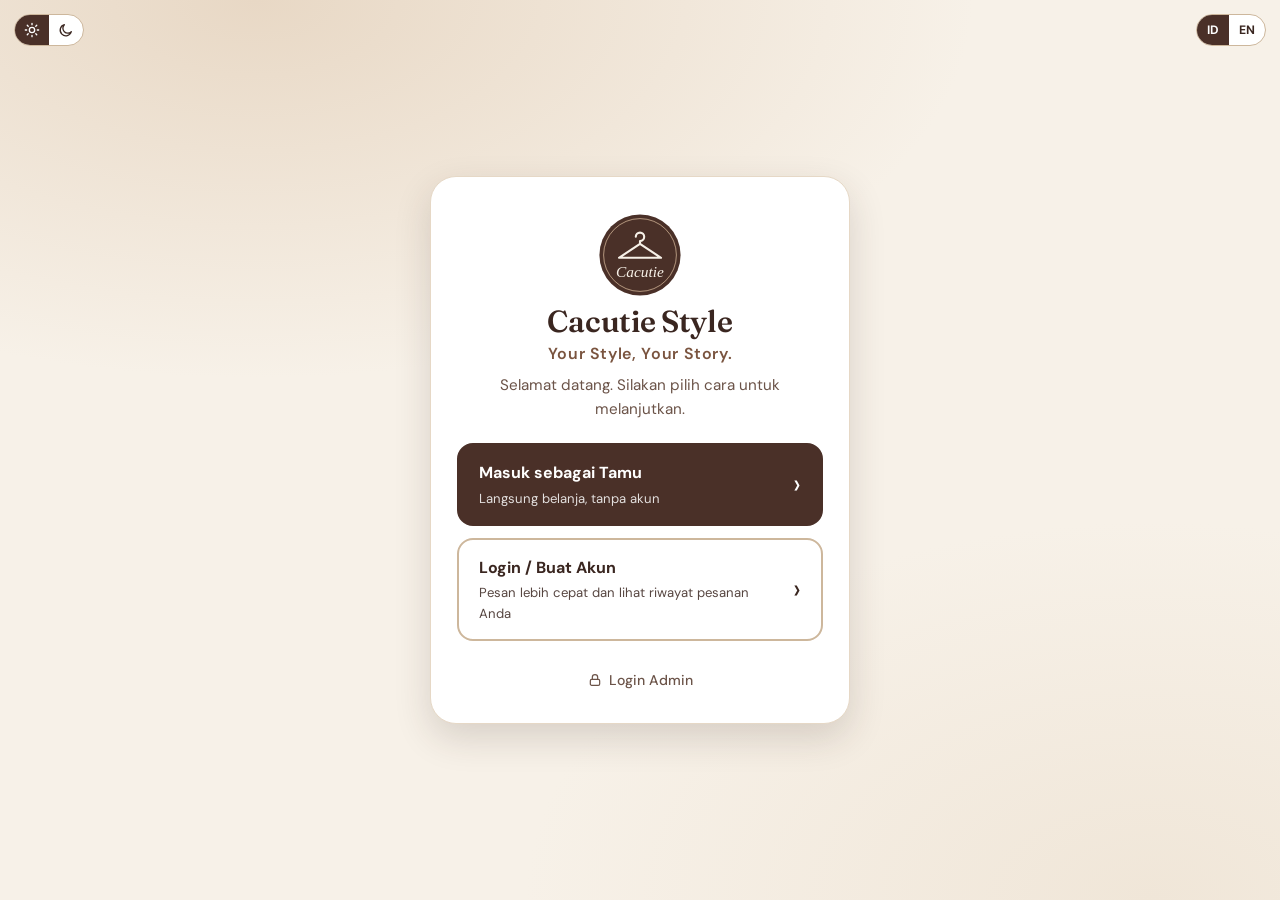
<file: index.html>
<!DOCTYPE html>
<html lang="id">
<head>
<meta charset="utf-8">
<meta name="viewport" content="width=device-width, initial-scale=1">
<meta name="color-scheme" content="light dark">
<script>(function(){try{var t=localStorage.getItem("cs_theme");if(!t)t=(window.matchMedia&&matchMedia("(prefers-color-scheme: dark)").matches)?"dark":"light";document.documentElement.setAttribute("data-theme",t)}catch(e){}})();</script>
<title>Cacutie Style | Your Style, Your Story.</title>
<meta name="description" content="Cacutie Style: toko fashion online untuk wanita, pria, dan aksesori.">
<link rel="icon" href="assets/logo.svg" type="image/svg+xml">
<link rel="preconnect" href="https://fonts.googleapis.com">
<link rel="preconnect" href="https://fonts.gstatic.com" crossorigin>
<link href="https://fonts.googleapis.com/css2?family=DM+Sans:wght@400;500;700&family=Fraunces:wght@600&display=swap" rel="stylesheet">
<link rel="stylesheet" href="style.css">
</head>
<body>
<button class="skip" id="skip" type="button" data-i18n="skip">Lewati ke konten</button>

<!-- 1) GERBANG: tiga pilihan saat tautan dibuka -->
<section id="gate" class="gate" aria-labelledby="gTitle">
  <div class="lang gatelang" role="group" aria-label="Language / Bahasa"><button type="button" data-l="id">ID</button><button type="button" data-l="en">EN</button></div>
  <div class="themesw gatetheme" role="group" data-i18n-aria="theme.label"><button type="button" data-theme-set="light" aria-pressed="false" data-i18n-aria="theme.light"><svg viewBox="0 0 24 24" aria-hidden="true"><circle cx="12" cy="12" r="4"/><path d="M12 2v2M12 20v2M2 12h2M20 12h2M4.9 4.9l1.4 1.4M17.7 17.7l1.4 1.4M4.9 19.1l1.4-1.4M17.7 6.3l1.4-1.4"/></svg></button><button type="button" data-theme-set="dark" aria-pressed="false" data-i18n-aria="theme.dark"><svg viewBox="0 0 24 24" aria-hidden="true"><path d="M20 14.5A8.5 8.5 0 119.5 4a7 7 0 0010.5 10.5z"/></svg></button></div>
  <div class="gcard">
    <img src="assets/logo.svg" width="84" height="84" alt="Logo Cacutie Style">
    <h1 id="gTitle">Cacutie Style</h1>
    <p class="gslogan">Your Style, Your Story.</p>
    <p class="gwelcome" data-i18n="gate.welcome">Selamat datang! Pilih cara untuk melanjutkan.</p>
    <button class="gbtn" id="gGuest" type="button"><span><b data-i18n="gate.guest">Masuk sebagai Tamu</b><small data-i18n="gate.guest.d">Langsung belanja, tanpa akun</small></span><span class="arr" aria-hidden="true">&rsaquo;</span></button>
    <button class="gbtn alt" id="gAcct" type="button"><span><b data-i18n="gate.acct">Login / Buat Akun</b><small id="gAcctSub"></small></span><span class="arr" aria-hidden="true">&rsaquo;</span></button>
    <button class="gadmin" id="gAdmin" type="button"><svg viewBox="0 0 24 24" aria-hidden="true"><rect x="5" y="11" width="14" height="9" rx="2"/><path d="M8 11V8a4 4 0 018 0v3"/></svg><span data-i18n="gate.admin.link">Login Admin</span></button>
  </div>
</section>

<!-- 2) TOKO PELANGGAN -->
<div id="shop" hidden>
<div class="annc" id="annc" hidden></div>
<header class="top">
  <div class="wrap">
    <div class="bar">
      <button class="icon-btn burger" id="btnMenu" type="button" data-i18n-aria="nav.open" aria-expanded="false" aria-controls="nav">
        <svg viewBox="0 0 24 24" aria-hidden="true"><path d="M4 7h16M4 12h16M4 17h16"/></svg>
      </button>
      <a class="logo" href="#/" data-i18n-aria="nav.home.aria"><img src="assets/logo.svg" alt=""><span class="lt">Cacutie Style<small>Your Style, Your Story.</small></span></a>
      <form class="hsearch" id="searchForm" role="search">
        <label class="sr" for="q" data-i18n="search.label">Cari produk</label>
        <input id="q" type="search" data-i18n-ph="search.ph" autocomplete="off">
        <button class="sbtn" type="submit" data-i18n-aria="search.btn"><svg viewBox="0 0 24 24" aria-hidden="true"><circle cx="11" cy="11" r="7"/><path d="M20 20l-3.5-3.5"/></svg></button>
      </form>
      <div class="actions">
        <div class="lang" role="group" aria-label="Language / Bahasa"><button type="button" data-l="id">ID</button><button type="button" data-l="en">EN</button></div>
        <div class="themesw" role="group" data-i18n-aria="theme.label"><button type="button" data-theme-set="light" aria-pressed="false" data-i18n-aria="theme.light"><svg viewBox="0 0 24 24" aria-hidden="true"><circle cx="12" cy="12" r="4"/><path d="M12 2v2M12 20v2M2 12h2M20 12h2M4.9 4.9l1.4 1.4M17.7 17.7l1.4 1.4M4.9 19.1l1.4-1.4M17.7 6.3l1.4-1.4"/></svg></button><button type="button" data-theme-set="dark" aria-pressed="false" data-i18n-aria="theme.dark"><svg viewBox="0 0 24 24" aria-hidden="true"><path d="M20 14.5A8.5 8.5 0 119.5 4a7 7 0 0010.5 10.5z"/></svg></button></div>
        <button class="icon-btn" id="btnProfile" type="button" data-i18n-aria="p.open">
          <svg viewBox="0 0 24 24" aria-hidden="true"><circle cx="12" cy="8" r="4"/><path d="M4 21c0-4.4 3.6-7 8-7s8 2.6 8 7"/></svg>
        </button>
        <a class="icon-btn" href="#/keranjang" data-i18n-aria="cart.aria">
          <svg viewBox="0 0 24 24" aria-hidden="true"><circle cx="9" cy="20" r="1.4"/><circle cx="18" cy="20" r="1.4"/><path d="M2 3h3l2.7 12.4a2 2 0 002 1.6h8.2a2 2 0 002-1.5L21.5 7H6"/></svg>
          <span class="badge" id="cartCount" hidden>0</span>
        </a>
      </div>
    </div>
    <nav class="main" id="nav" data-i18n-aria="nav.aria">
      <div class="navhead"><b data-i18n="nav.menu">Menu</b></div>
      <a href="#/" data-key="home" data-i18n="nav.home">Beranda</a>
      <a href="#/produk?kat=Wanita" data-key="kat:Wanita" data-i18n="nav.women">Wanita</a>
      <a href="#/produk?kat=Pria" data-key="kat:Pria" data-i18n="nav.men">Pria</a>
      <a href="#/produk?kat=Aksesori" data-key="kat:Aksesori" data-i18n="nav.acc">Aksesori</a>
      <a href="#/lacak" data-key="lacak" data-i18n="nav.track">Lacak Pesanan</a>
      <a href="#/faq" data-key="faq" data-i18n="nav.help">Bantuan</a>
    </nav>
  </div>
</header>
<main id="app" tabindex="-1"></main>
<footer id="footer"></footer>
<a id="waFab" class="fab" href="#" data-i18n-aria="wa.fab"><svg viewBox="0 0 24 24" aria-hidden="true"><path d="M20 12a8 8 0 01-11.9 7L4 20l1.1-4A8 8 0 1120 12z"/><path d="M9 9.5c0 3 2.5 5.5 5.5 5.5l1-1.5-2-1-.8.7a4 4 0 01-1.9-1.9l.7-.8-1-2L9 9.5z"/></svg><span data-i18n="wa.fab.label">Hubungi Admin</span></a>
<aside id="floatAd" class="floatad" hidden data-i18n-aria="ad.label"></aside>
</div>

<!-- 3) PANEL ADMIN (tautan yang sama) -->
<div id="admin" hidden>
<header class="top"><div class="wrap"><div class="bar">
  <span class="logo"><img src="assets/logo.svg" alt=""><span class="lt">Cacutie Style<small>Panel admin</small></span></span>
  <div class="actions" style="margin-left:auto;gap:8px">
    <button class="btn sm ghost" id="admShop" type="button">Lihat toko</button>
    <button class="btn sm ghost" id="admGate" type="button">Ganti mode</button>
    <button class="btn sm" id="logout" type="button" hidden>Keluar</button>
    <div class="themesw" role="group" data-i18n-aria="theme.label"><button type="button" data-theme-set="light" aria-pressed="false" data-i18n-aria="theme.light"><svg viewBox="0 0 24 24" aria-hidden="true"><circle cx="12" cy="12" r="4"/><path d="M12 2v2M12 20v2M2 12h2M20 12h2M4.9 4.9l1.4 1.4M17.7 17.7l1.4 1.4M4.9 19.1l1.4-1.4M17.7 6.3l1.4-1.4"/></svg></button><button type="button" data-theme-set="dark" aria-pressed="false" data-i18n-aria="theme.dark"><svg viewBox="0 0 24 24" aria-hidden="true"><path d="M20 14.5A8.5 8.5 0 119.5 4a7 7 0 0010.5 10.5z"/></svg></button></div>
    <button class="icon-btn" id="admProfile" type="button" aria-label="Profil admin"><svg viewBox="0 0 24 24" aria-hidden="true"><circle cx="12" cy="8" r="4"/><path d="M4 21c0-4.4 3.6-7 8-7s8 2.6 8 7"/></svg></button>
  </div>
</div></div></header>
<main class="wrap" id="adm" tabindex="-1" style="min-height:60vh"></main>
</div>

<!-- Panel profil (kanan) dan latar gelap, dipakai toko dan admin -->
<div class="overlay" id="overlay" hidden></div>
<aside class="drawer" id="profile" hidden role="dialog" aria-modal="true" aria-labelledby="pTitle" tabindex="-1">
  <div class="dhead"><b id="pTitle"></b><button class="icon-btn" id="pClose" type="button" data-i18n-aria="close"><svg viewBox="0 0 24 24" aria-hidden="true"><path d="M6 6l12 12M18 6L6 18"/></svg></button></div>
  <div id="pBody"></div>
</aside>

<dialog id="dlg" aria-modal="true"></dialog>
<div id="toast" role="status" aria-live="polite"></div>

<script src="config.js"></script>
<script src="lang.js"></script>
<script src="api.js"></script>
<script src="admin.js"></script>
<script src="app.js"></script>
</body>
</html>
</file>
<file: style.css>
/* Cacutie Style - style.css
   Sistem warna per peran (token). Mode gelap hanya mengganti token, jadi semua komponen ikut konsisten. */
:root{
  --bg:#F7F1E8; --bg2:#F0E6D8; --surface:#FFFFFF; --surface2:#FBF6EE;
  --text:#3A2620; --text2:#6B5348; --line:#E6D8C6; --line2:#CDB79C;
  --primary:#4A3028; --primary-ink:#FFFFFF; --primary-hover:#6B4635; --accent:#7A543F; --soft:#E8D8C5;
  --ok:#2F6B3F; --ok-bg:#E3F0E4; --warn:#85530F; --warn-bg:#F7E9CF; --err:#9B2C2C; --err-bg:#F6DEDB;
  --footer-bg:#3A241D; --footer-ink:#EFE3D3; --footer-mute:#C9B7A3;
  --shadow-s:0 1px 2px rgba(58,38,32,.06),0 6px 18px rgba(58,38,32,.07); --shadow-m:0 14px 36px rgba(58,38,32,.16);
  --radius:18px; --serif:"Fraunces","Georgia",serif; --sans:"DM Sans","Segoe UI",system-ui,sans-serif;
  /* alias lama agar gaya inline lama tetap bekerja */
  --cream:var(--bg); --cocoa:var(--text); --white:var(--surface); --beige:var(--soft); --latte:var(--line2); --mocha:var(--accent); --muted:var(--text2); --shadow:var(--shadow-s); --r:var(--radius);
}
html[data-theme="dark"]{color-scheme:dark;
  --bg:#17110E; --bg2:#1E1612; --surface:#241A15; --surface2:#2B201A;
  --text:#F3EADF; --text2:#C2AE9C; --line:#3A2C25; --line2:#5A463A;
  --primary:#EBDDCB; --primary-ink:#1B1310; --primary-hover:#FFF4E6; --accent:#DDBF9F; --soft:#35271F;
  --ok:#8FCB9B; --ok-bg:#1F3526; --warn:#E8B96D; --warn-bg:#3D2F1C; --err:#F29A9A; --err-bg:#432426;
  --footer-bg:#0F0A08; --footer-ink:#E9DECF; --footer-mute:#B8A590;
  --shadow-s:0 1px 2px rgba(0,0,0,.4),0 6px 18px rgba(0,0,0,.35); --shadow-m:0 14px 36px rgba(0,0,0,.55)}
*{box-sizing:border-box}
html{scroll-behavior:smooth;-webkit-text-size-adjust:100%}
body{margin:0;background:var(--bg);color:var(--text);font:16px/1.6 var(--sans);overflow-x:hidden;transition:background .25s,color .25s}
img{max-width:100%;display:block}
a{color:var(--accent)}
h1,h2,h3{font-family:var(--serif);font-weight:600;line-height:1.2;margin:0 0 .5em;letter-spacing:-.01em}
h1{font-size:clamp(1.7rem,4.5vw,2.4rem)} h2{font-size:clamp(1.3rem,3.4vw,1.75rem)} h3{font-size:1.08rem}
p{margin:0 0 1em}
[hidden]{display:none!important}
:focus-visible{outline:3px solid var(--accent);outline-offset:2px;border-radius:8px}
.wrap{max-width:1200px;margin:0 auto;padding:0 20px}
.narrow{max-width:760px;margin-left:auto;margin-right:auto}
.mid{max-width:980px;margin-left:auto;margin-right:auto}
.page{padding:26px 0 56px}
.section{padding:30px 0}
.muted{color:var(--text2);font-size:.92rem}
.sr{position:absolute;left:-9999px}
.skip{position:absolute;left:8px;top:-60px;background:var(--primary);color:var(--primary-ink);padding:8px 14px;border-radius:8px;z-index:300;border:0;font:inherit;cursor:pointer}
.skip:focus{top:8px}
.eyebrow{display:inline-block;font:600 .72rem var(--sans);letter-spacing:.16em;text-transform:uppercase;color:var(--accent);margin-bottom:10px}

/* ===== Tombol ===== */
.btn{display:inline-flex;align-items:center;justify-content:center;gap:8px;min-height:46px;padding:0 24px;border-radius:999px;border:1.5px solid var(--primary);background:var(--primary);color:var(--primary-ink);font:600 .95rem var(--sans);letter-spacing:.01em;cursor:pointer;text-decoration:none;transition:background .2s,color .2s,border-color .2s,transform .15s}
.btn:hover{background:var(--primary-hover);border-color:var(--primary-hover)}
.btn:active{transform:scale(.98)}
.btn.ghost{background:transparent;color:var(--text);border-color:var(--line2)}
.btn.ghost:hover{background:var(--soft);border-color:var(--text)}
.btn.danger{background:var(--err);border-color:var(--err);color:#fff}
.btn.sm{min-height:38px;padding:0 16px;font-size:.86rem}
.btn[disabled]{opacity:.5;cursor:not-allowed}
.btn svg,.backbtn svg{width:18px;height:18px;stroke:currentColor;fill:none;stroke-width:2;stroke-linecap:round;stroke-linejoin:round}
.backbtn{min-height:42px;padding:0 18px 0 12px;font-size:.9rem}
.link{background:none;border:0;color:var(--accent);text-decoration:underline;cursor:pointer;font:inherit;padding:6px 0}
.pagehead{display:flex;align-items:center;gap:14px;flex-wrap:wrap;margin-bottom:22px}
.pagehead h1{margin:0}

/* ===== Header ===== */
.annc{background:var(--primary);color:var(--primary-ink);text-align:center;font-size:.8rem;font-weight:600;letter-spacing:.06em;padding:8px 14px}
header.top{position:sticky;top:0;z-index:50;background:var(--surface);border-bottom:1px solid var(--line)}
.bar{display:flex;align-items:center;gap:12px;min-height:68px}
.logo{display:flex;flex-direction:row;align-items:center;gap:10px;font:600 1.3rem var(--serif);color:var(--text);text-decoration:none}
.logo img{width:40px;height:40px;flex:none}
.logo .lt{display:flex;flex-direction:column;line-height:1}
.logo small{font:500 .62rem var(--sans);color:var(--accent);letter-spacing:.14em;margin-top:4px;text-transform:uppercase}
.hsearch{position:relative;flex:1;max-width:440px;margin:0 auto;display:flex}
.hsearch input{min-height:42px;padding:8px 48px 8px 18px;border-radius:999px;font-size:.92rem;background:var(--bg)}
.sbtn{position:absolute;right:4px;top:5px;width:32px;height:32px;border:0;border-radius:50%;background:var(--primary);color:var(--primary-ink);cursor:pointer;display:grid;place-items:center}
.sbtn svg{width:16px;height:16px;stroke:currentColor;fill:none;stroke-width:2;stroke-linecap:round}
.actions{display:flex;align-items:center;gap:6px;margin-left:auto}
nav.main{display:flex;justify-content:center;gap:2px;padding:0 0 10px;flex-wrap:wrap}
nav.main a{padding:8px 16px;border-radius:999px;color:var(--text);text-decoration:none;font-size:.88rem;font-weight:500;white-space:nowrap;transition:background .2s,color .2s}
nav.main a:hover{background:var(--soft)}
nav.main a.on{background:var(--primary);color:var(--primary-ink)}
.navhead{display:none}
.icon-btn{position:relative;width:42px;height:42px;border-radius:50%;border:0;background:transparent;color:var(--text);cursor:pointer;display:grid;place-items:center;text-decoration:none}
.icon-btn:hover,.icon-btn.on{background:var(--soft)}
.icon-btn svg{width:22px;height:22px;stroke:currentColor;fill:none;stroke-width:1.8;stroke-linecap:round;stroke-linejoin:round}
.icon-btn.burger{display:none}
.badge{position:absolute;top:1px;right:-1px;min-width:19px;height:19px;border-radius:10px;background:var(--accent);color:var(--surface);font-size:.7rem;font-weight:700;display:grid;place-items:center;padding:0 5px}
.lang,.themesw{display:inline-flex;border:1.5px solid var(--line2);border-radius:999px;overflow:hidden;background:var(--surface)}
.lang button,.themesw button{min-height:30px;border:0;background:transparent;color:var(--text);cursor:pointer;display:grid;place-items:center}
.lang button{padding:0 10px;font:700 .76rem var(--sans)}
.themesw button{width:34px;padding:0}
.themesw svg{width:16px;height:16px;stroke:currentColor;fill:none;stroke-width:2;stroke-linecap:round;stroke-linejoin:round}
.lang button[aria-pressed=true],.themesw button[aria-pressed=true]{background:var(--primary);color:var(--primary-ink)}
.themesw{margin-right:2px}
@media(min-width:901px){
  #shop .bar{display:grid;grid-template-columns:1fr minmax(260px,440px) 1fr;gap:12px}
  #shop .bar .hsearch{margin:0;max-width:none;width:100%}
  #shop .bar .actions{justify-self:end;margin-left:0}
}
@media(max-width:900px){
  .icon-btn.burger{display:grid}
  .bar{flex-wrap:wrap;gap:6px;padding:8px 0}
  .logo{margin-right:auto}
  .hsearch{order:5;flex:1 0 100%;max-width:none;margin:0 0 4px}
  nav.main{position:fixed;top:0;left:0;bottom:0;width:min(82vw,300px);background:var(--surface);z-index:90;flex-direction:column;justify-content:flex-start;flex-wrap:nowrap;padding:16px;gap:6px;transform:translateX(-102%);visibility:hidden;transition:transform .25s,visibility .25s;box-shadow:var(--shadow-m);overflow-y:auto}
  nav.main.open{transform:none;visibility:visible}
  nav.main a{padding:13px 16px;font-size:1rem}
  .navhead{display:block;padding:4px 8px 12px;font:600 1.2rem var(--serif)}
  .actions .themesw button{width:30px}
}
/* header berada di lapisan sendiri (z 50); saat sidebar terbuka diangkat di atas latar gelap (80) */
body.navopen header.top{z-index:100}

/* ===== Formulir ===== */
label{display:block;font-weight:600;font-size:.88rem;margin-bottom:5px}
input,select,textarea{width:100%;min-height:46px;padding:10px 14px;border:1.5px solid var(--line2);border-radius:12px;background:var(--surface);color:var(--text);font:inherit;transition:border-color .2s,box-shadow .2s}
input:focus,select:focus,textarea:focus{outline:none;border-color:var(--accent);box-shadow:0 0 0 3px color-mix(in srgb,var(--accent) 25%,transparent)}
textarea{min-height:92px;resize:vertical}
input[type=checkbox],input[type=radio]{width:20px;min-height:20px;accent-color:var(--primary)}
.field{margin-bottom:14px}
.field .err{color:var(--err);font-size:.85rem;margin-top:4px;min-height:1em}
.field.bad input,.field.bad textarea,.field.bad select{border-color:var(--err)}
.row{display:grid;gap:14px}
@media(min-width:640px){.row.two{grid-template-columns:1fr 1fr}}
.chk{display:flex;align-items:center;gap:8px;min-height:44px;font-weight:500;cursor:pointer}
.pwwrap{position:relative}.pwwrap input{padding-right:48px}
.eye{position:absolute;right:4px;top:50%;transform:translateY(-50%);width:40px;height:40px;border:0;border-radius:50%;background:transparent;color:var(--text);cursor:pointer;display:grid;place-items:center;padding:0}
.eye:hover{background:var(--soft)}
.eye svg{width:20px;height:20px;stroke:currentColor;fill:none;stroke-width:1.8;stroke-linecap:round;stroke-linejoin:round}
.eye .off{display:none}.eye.on .off{display:block}.eye.on .open{display:none}

/* ===== Kartu & grid ===== */
.card{background:var(--surface);border:1px solid var(--line);border-radius:var(--radius);box-shadow:var(--shadow-s);padding:22px}
.card[style*="max-width"]{margin-left:auto;margin-right:auto}
.card h2{font-size:1.2rem}
.grid{display:grid;gap:20px;grid-template-columns:repeat(2,1fr)}
@media(min-width:760px){.grid{grid-template-columns:repeat(3,1fr)}}
@media(min-width:1000px){.grid{grid-template-columns:repeat(4,1fr)}}
.pcard{background:var(--surface);border:1px solid var(--line);border-radius:var(--radius);overflow:hidden;text-decoration:none;color:inherit;display:flex;flex-direction:column;transition:transform .25s,box-shadow .25s}
.pcard:hover{transform:translateY(-4px);box-shadow:var(--shadow-m)}
.pcard .meta{padding:14px 16px 18px}
.pcard h3{font:600 .98rem var(--sans);margin:0 0 4px;letter-spacing:0}
.price{font-weight:700}
.pimg{position:relative;aspect-ratio:4/5;background:var(--soft);overflow:hidden}
.pimg img{width:100%;height:100%;object-fit:cover;transition:transform .6s}
.pcard:hover .pimg img{transform:scale(1.05)}
.ph{width:100%;height:100%;display:grid;place-items:center;text-align:center;padding:12px;font:600 1.05rem var(--serif);color:var(--accent);background:linear-gradient(160deg,var(--soft),var(--bg))}
.tag{position:absolute;left:12px;top:12px;background:var(--primary);color:var(--primary-ink);font-size:.7rem;font-weight:700;letter-spacing:.06em;text-transform:uppercase;padding:4px 11px;border-radius:999px}
.tag.soldout{background:var(--surface);color:var(--err);border:1px solid var(--err)}
.photos{position:absolute;right:10px;bottom:10px;background:rgba(30,18,14,.78);color:#fff;font-size:.72rem;padding:2px 9px;border-radius:999px}
.pill{display:inline-block;padding:3px 11px;border-radius:999px;background:var(--soft);color:var(--text);font-size:.8rem;font-weight:600;white-space:nowrap}
.stars{color:var(--accent);letter-spacing:2px}
.tablewrap{overflow-x:auto}
table{width:100%;border-collapse:collapse;font-size:.92rem}
th,td{text-align:left;padding:10px 8px;border-bottom:1px solid var(--line);vertical-align:top}
th{background:var(--surface2);font-size:.8rem;text-transform:uppercase;letter-spacing:.05em;color:var(--text2)}
.notice{padding:12px 16px;border-radius:12px;background:var(--soft);margin-bottom:14px}
.notice.warn{background:var(--warn-bg);color:var(--warn)}.notice.error{background:var(--err-bg);color:var(--err)}.notice.ok{background:var(--ok-bg);color:var(--ok)}
.empty{text-align:center;padding:60px 16px}.empty h2{margin-bottom:8px}

/* ===== Beranda ===== */
.band{padding:0}
.hero2{background:linear-gradient(115deg,var(--bg2) 0%,var(--soft) 100%);border-bottom:1px solid var(--line);overflow:hidden}
.hero2 .in{display:grid;gap:28px;align-items:center;padding:44px 0}
@media(min-width:880px){.hero2 .in{grid-template-columns:1.05fr 1fr;padding:64px 0;gap:48px}}
.hero2 h1{font-size:clamp(2.1rem,5.4vw,3.6rem);line-height:1.08;margin-bottom:16px}
.hero2 p.lead{font-size:1.08rem;color:var(--text2);max-width:480px;margin-bottom:26px}
.heroact{display:flex;gap:12px;flex-wrap:wrap}
.collage{position:relative;max-width:480px;width:100%;aspect-ratio:1/1;justify-self:center}
.collage .cc{position:absolute;border-radius:22px;overflow:hidden;box-shadow:var(--shadow-m);background:var(--surface);border:4px solid var(--surface)}
.collage .cc img{width:100%;height:100%;object-fit:cover}
.collage .c1{left:0;top:6%;width:52%;aspect-ratio:4/5;transform:rotate(-4deg)}
.collage .c2{right:0;top:0;width:46%;aspect-ratio:4/5;transform:rotate(3deg)}
.collage .c3{left:26%;bottom:0;width:48%;aspect-ratio:4/5;transform:rotate(-1deg)}
.collage .blob{position:absolute;inset:8% 6%;border-radius:50%;background:radial-gradient(circle,var(--line2) 0%,transparent 70%);opacity:.5;z-index:-1}
.trust{display:grid;gap:14px;grid-template-columns:repeat(2,1fr);padding:22px 0}
@media(min-width:880px){.trust{grid-template-columns:repeat(4,1fr)}}
.trust div{display:flex;align-items:center;gap:12px;font-size:.88rem}
.trust svg{width:38px;height:38px;padding:9px;border-radius:50%;background:var(--soft);stroke:var(--accent);fill:none;stroke-width:1.8;stroke-linecap:round;stroke-linejoin:round;flex:none}
.trust b{display:block;font-size:.92rem}
.sechead{display:flex;justify-content:space-between;align-items:end;gap:12px;margin-bottom:20px}
.sechead h2{margin:0}
.sechead a{font-weight:600;font-size:.9rem;text-decoration:none;white-space:nowrap}
.cats{display:grid;gap:16px;grid-template-columns:repeat(3,1fr)}
.cattile{position:relative;aspect-ratio:3/4;border-radius:20px;overflow:hidden;display:flex;align-items:flex-end;padding:18px;color:#fff;text-decoration:none;background:var(--soft);isolation:isolate}
.cattile img{position:absolute;inset:0;width:100%;height:100%;object-fit:cover;z-index:-2;transition:transform .6s}
.cattile::after{content:"";position:absolute;inset:0;background:linear-gradient(to top,rgba(28,16,12,.78),rgba(28,16,12,.05) 62%);z-index:-1}
.cattile:hover img{transform:scale(1.06)}
.cattile b{font:600 clamp(1.05rem,3vw,1.5rem) var(--serif);display:block}.cattile span{font-size:.82rem;opacity:.9}
.ads{display:grid;gap:16px}@media(min-width:760px){.ads{grid-template-columns:repeat(2,1fr)}}
.ad{display:flex;background:var(--surface);border:1px solid var(--line);border-radius:var(--radius);box-shadow:var(--shadow-s);overflow:hidden}
.adimg{flex:0 0 38%;background:var(--soft)}.adimg img{width:100%;height:100%;object-fit:cover}
.adtxt{padding:18px;display:flex;flex-direction:column;gap:6px;justify-content:center;align-items:flex-start}
.adtxt h3,.adtxt p{margin:0}
.adlabel{font-size:.68rem;text-transform:uppercase;letter-spacing:.1em;color:var(--text2)}
.ad.info{background:linear-gradient(135deg,var(--primary),var(--accent));color:var(--primary-ink);border:0}
.ad.info h3{font:700 1.5rem var(--serif)}.ad.info .adlabel{color:inherit;opacity:.8}
.ad.info .btn{background:var(--primary-ink);color:var(--primary);border-color:var(--primary-ink)}
.ad.video{flex-direction:column}@media(min-width:760px){.ad.video{grid-column:1/-1}}
.adv{aspect-ratio:16/9;background:#000}.adv iframe,.adv video{width:100%;height:100%;border:0;display:block}
.why{display:grid;gap:16px}@media(min-width:760px){.why{grid-template-columns:repeat(3,1fr)}}

/* ===== Katalog & detail ===== */
.filters{display:grid;gap:12px;margin-bottom:20px;padding:16px;background:var(--surface);border:1px solid var(--line);border-radius:var(--radius)}
@media(min-width:760px){.filters{grid-template-columns:2fr 1fr 1fr 1fr auto;align-items:end}}
.detail{display:grid;gap:30px}@media(min-width:820px){.detail{grid-template-columns:1fr 1fr;align-items:start}}
.opts{display:flex;flex-wrap:wrap;gap:8px;margin:6px 0 16px}
.opt{min-height:42px;min-width:46px;padding:0 16px;border:1.5px solid var(--line2);border-radius:999px;background:var(--surface);color:var(--text);cursor:pointer;font:inherit;transition:background .15s,border-color .15s}
.opt:hover{border-color:var(--text)}
.opt[aria-pressed=true]{background:var(--primary);color:var(--primary-ink);border-color:var(--primary)}
.opt[disabled]{text-decoration:line-through;opacity:.45;cursor:not-allowed}
.qty{display:inline-flex;align-items:center;border:1.5px solid var(--line2);border-radius:999px;background:var(--surface)}
.qty button{width:42px;height:42px;border:0;background:none;font-size:1.2rem;cursor:pointer;color:var(--text)}.qty span{min-width:30px;text-align:center;font-weight:600}
.gal{position:relative;border-radius:var(--radius);overflow:hidden;background:var(--soft)}
.slides{display:flex;overflow-x:auto;scroll-snap-type:x mandatory;scrollbar-width:none;-webkit-overflow-scrolling:touch}.slides::-webkit-scrollbar{display:none}
.slide{flex:0 0 100%;scroll-snap-align:center;aspect-ratio:4/5}.slide img{width:100%;height:100%;object-fit:cover}
.gnav{position:absolute;top:50%;transform:translateY(-50%);width:42px;height:42px;border-radius:50%;border:0;background:var(--surface);color:var(--text);font-size:1.6rem;line-height:1;cursor:pointer;box-shadow:var(--shadow-s)}
.gnav.prev{left:10px}.gnav.next{right:10px}
.dots{position:absolute;left:0;right:0;bottom:12px;display:flex;justify-content:center;gap:6px}
.dot{width:9px;height:9px;padding:0;border-radius:5px;border:0;background:rgba(255,255,255,.7);cursor:pointer;transition:width .2s}.dot.on{background:var(--primary);width:22px}
.thumbs{display:flex;gap:8px;margin-top:10px}
.th{width:64px;height:80px;padding:0;border:2px solid transparent;border-radius:10px;overflow:hidden;cursor:pointer;background:var(--soft)}.th.on{border-color:var(--primary)}.th img{width:100%;height:100%;object-fit:cover}
.sizeinfo{background:var(--surface);border:1.5px solid var(--line);border-radius:12px;padding:10px 14px;margin:0 0 12px;font-size:.92rem}
.sizechart{margin:0 0 14px}.sizechart summary{cursor:pointer;color:var(--accent);font-weight:600;margin-bottom:6px}
.sizechart tr.on td{background:var(--soft);font-weight:600}

/* ===== Keranjang & checkout ===== */
.cartitem{display:grid;grid-template-columns:84px 1fr;gap:16px;padding:16px 0;border-bottom:1px solid var(--line)}
.cartitem:last-child{border-bottom:0}
.cartitem .pimg{aspect-ratio:1;border-radius:12px}
.cartitem .line{display:flex;flex-wrap:wrap;gap:10px;align-items:center;justify-content:space-between;margin-top:8px}
.layout2,.checkout{display:grid;gap:24px}
@media(min-width:900px){.layout2{grid-template-columns:minmax(0,1.5fr) minmax(300px,1fr);align-items:start}.checkout{grid-template-columns:minmax(0,1.45fr) minmax(300px,1fr);align-items:start}}
.sumcard{position:sticky;top:130px}
.sum div{display:flex;justify-content:space-between;gap:12px;padding:6px 0}
.sum .tot{border-top:1px solid var(--line);margin-top:8px;padding-top:12px;font-weight:700;font-size:1.08rem}
.steps{display:flex;gap:6px;list-style:none;padding:0;margin:0 0 20px;flex-wrap:wrap}
.steps li{padding:6px 14px;border-radius:999px;background:var(--soft);font-size:.82rem;color:var(--text2)}
.steps li.on{background:var(--primary);color:var(--primary-ink);font-weight:600}.steps li.done{background:var(--line2);color:var(--text)}
.pay{display:flex;gap:12px;align-items:flex-start;padding:12px 14px;border:1.5px solid var(--line2);border-radius:14px;background:var(--surface);margin-bottom:10px;cursor:pointer}
.pay:has(input:checked){border-color:var(--primary);background:var(--surface2)}
.pay input{margin-top:3px}.pay.dis{opacity:.55;cursor:not-allowed}
.bankchips{display:flex;flex-wrap:wrap;gap:8px;margin:2px 0 6px 32px}
.bankchip{position:relative}
.bankchip input{position:absolute;opacity:0;inset:0;width:100%;height:100%;cursor:pointer}
.bankchip span{display:inline-flex;align-items:center;min-height:34px;padding:0 14px;border-radius:999px;border:1.5px solid var(--line2);background:var(--surface);font-size:.85rem;font-weight:600;transition:background .15s}
.bankchip input:checked+span{background:var(--primary);color:var(--primary-ink);border-color:var(--primary)}
.bankchip input:focus-visible+span{outline:3px solid var(--accent);outline-offset:2px}
.banktitle{margin:10px 0 6px 32px;font-size:.82rem;color:var(--text2);font-weight:600}
.bankerr{color:var(--err);font-size:.82rem;margin-left:32px;min-height:1em}
.code{font:700 1.4rem var(--serif);background:var(--soft);padding:10px 16px;border-radius:12px;display:inline-block;letter-spacing:.04em;word-break:break-all}
.eta{background:var(--soft);border-radius:12px;padding:10px 14px;margin:10px 0}
.acc{font:600 1.15rem var(--serif);letter-spacing:.04em;word-break:break-all}
.qris{display:block;max-width:240px;width:100%;border-radius:12px;background:#fff;padding:8px;margin:8px 0}
.locrow{display:flex;gap:10px;align-items:center;flex-wrap:wrap;margin:0 0 6px}
.locnote{font-size:.8rem;color:var(--text2);margin:0 0 14px}

/* ===== Lacak pesanan ===== */
.lookup{display:grid;gap:20px}
@media(min-width:900px){.lookup{grid-template-columns:1fr 1fr;align-items:start}}
.olist{display:grid;gap:10px;margin-top:14px}
.ocard{display:flex;justify-content:space-between;align-items:center;gap:12px;flex-wrap:wrap;padding:14px 16px;border:1.5px solid var(--line);border-radius:14px;background:var(--surface2);text-align:left;width:100%;font:inherit;color:inherit;cursor:pointer;transition:border-color .15s,background .15s}
.ocard:hover{border-color:var(--accent);background:var(--surface)}
.ocard b{display:block}
.headline{background:var(--soft);border-radius:14px;padding:16px;margin-bottom:16px;display:grid;gap:2px}
.headline small{color:var(--text2)}.headline b{font:600 1.3rem var(--serif)}
.headline.process,.headline.pack,.headline.ship{background:var(--warn-bg)}.headline.done{background:var(--ok-bg)}.headline.cancel{background:var(--err-bg)}
.tl{list-style:none;margin:0 0 12px;padding:0}
.tl li{position:relative;display:flex;gap:14px;padding:0 0 18px}
.tl li::before{content:"";position:absolute;left:8px;top:20px;bottom:0;width:2px;background:var(--line)}.tl li:last-child::before{display:none}
.tl .dot{flex:none;width:18px;height:18px;border-radius:50%;border:2px solid var(--line2);background:var(--surface);z-index:1;margin-top:2px;padding:0}
.tl li.done .dot{background:var(--ok);border-color:var(--ok)}.tl li.done::before{background:var(--ok)}
.tl li.cur .dot{background:var(--accent);border-color:var(--accent);animation:pulse 1.6s infinite}
.tl li.todo{color:var(--text2)}.tl li.cancel .dot{background:var(--err);border-color:var(--err)}
@keyframes pulse{0%{box-shadow:0 0 0 0 color-mix(in srgb,var(--accent) 50%,transparent)}100%{box-shadow:0 0 0 10px transparent}}
.rsteps{padding-left:22px}.rsteps li{margin-bottom:10px}
.rtlist{list-style:none;padding:0;margin:0 0 10px}.rtlist li{margin-bottom:8px}
.chips{display:flex;gap:8px;flex-wrap:wrap;margin:0 0 14px}
.chip{padding:7px 16px;border:0;border-radius:999px;background:var(--soft);color:var(--text);font:600 .86rem var(--sans);cursor:pointer}.chip:hover{background:var(--line2)}
#returSection,#contactSection,#faqSection{scroll-margin-top:150px}
details{border-bottom:1px solid var(--line);padding:4px 0}
details summary{cursor:pointer;padding:10px 0;list-style:none}details summary::-webkit-details-marker{display:none}
details summary::after{content:"+";float:right;font-weight:700;color:var(--accent)}details[open] summary::after{content:"\2212"}

/* ===== Gerbang awal ===== */
.gate{min-height:100vh;display:grid;place-items:center;padding:24px 16px;position:relative;background:radial-gradient(80% 60% at 20% 0%,var(--soft),transparent 70%),radial-gradient(70% 60% at 90% 100%,var(--bg2),transparent 70%),var(--bg)}
.gatelang{position:absolute;top:14px;right:14px;margin:0}
.gatetheme{position:absolute;top:14px;left:14px}
.gcard{width:100%;max-width:420px;background:var(--surface);border:1px solid var(--line);border-radius:26px;box-shadow:var(--shadow-m);padding:36px 26px 26px;text-align:center}
.gcard img{width:84px;height:84px;margin:0 auto 6px}
.gcard h1{font-size:1.9rem;margin:6px 0 2px}
.gslogan{color:var(--accent);margin:0 0 6px;font-weight:600;letter-spacing:.04em}
.gwelcome{color:var(--text2);font-size:.95rem;margin:0 0 22px}
.gbtn{display:flex;width:100%;align-items:center;justify-content:space-between;gap:12px;text-align:left;padding:15px 20px;margin-bottom:12px;border-radius:16px;border:2px solid var(--primary);background:var(--primary);color:var(--primary-ink);font:inherit;cursor:pointer;transition:background .2s,border-color .2s}
.gbtn:hover{background:var(--primary-hover);border-color:var(--primary-hover)}
.gbtn b{display:block;font-size:1rem}.gbtn small{display:block;font-size:.82rem;opacity:.85;margin-top:2px}.gbtn .arr{font-size:1.8rem;line-height:1}
.gbtn.alt{background:var(--surface);color:var(--text);border-color:var(--line2)}.gbtn.alt:hover{background:var(--soft);border-color:var(--text)}
.gadmin{display:inline-flex;align-items:center;gap:6px;margin-top:10px;background:none;border:0;color:var(--text2);font:500 .88rem var(--sans);cursor:pointer;padding:8px 10px;border-radius:8px}
.gadmin:hover{color:var(--text);text-decoration:underline}
.gadmin svg{width:16px;height:16px;stroke:currentColor;fill:none;stroke-width:1.8;stroke-linecap:round;stroke-linejoin:round}

/* ===== Footer, toast, pemuatan ===== */
footer#footer{background:var(--footer-bg);color:var(--footer-ink);margin-top:56px;padding:44px 0 26px}
footer a{color:var(--footer-ink)}footer h3{color:var(--footer-ink);font:700 .78rem var(--sans);letter-spacing:.14em;text-transform:uppercase;margin-bottom:12px}
footer p{color:var(--footer-mute)}
.fgrid{display:grid;gap:26px}@media(min-width:760px){.fgrid{grid-template-columns:1.4fr 1fr 1fr 1.2fr}}
footer ul{list-style:none;padding:0;margin:0}footer li{margin-bottom:8px;color:var(--footer-mute);font-size:.92rem}
.flogo{display:flex;align-items:center;gap:10px;margin-bottom:10px;font:600 1.25rem var(--serif)}
.fcopy{border-top:1px solid color-mix(in srgb,var(--footer-ink) 18%,transparent);margin-top:26px;padding-top:16px;font-size:.84rem;color:var(--footer-mute)}
#toast{position:fixed;left:50%;bottom:20px;transform:translateX(-50%);z-index:400;display:flex;flex-direction:column;gap:8px;width:min(92vw,440px)}
.toast{background:var(--primary);color:var(--primary-ink);padding:12px 16px;border-radius:12px;box-shadow:var(--shadow-m)}
.toast.error{background:var(--err);color:#fff}.toast.ok{background:var(--ok);color:#fff}
.loading{text-align:center;padding:50px 0;color:var(--accent)}
.spin{width:30px;height:30px;border:3px solid var(--soft);border-top-color:var(--accent);border-radius:50%;margin:0 auto 10px;animation:sp .8s linear infinite}
@keyframes sp{to{transform:rotate(360deg)}}
.skel{background:linear-gradient(90deg,var(--soft) 25%,var(--surface2) 50%,var(--soft) 75%);background-size:200% 100%;animation:sh 1.3s infinite;border-radius:14px}
@keyframes sh{to{background-position:-200% 0}}
.skelgrid{display:grid;gap:20px;grid-template-columns:repeat(2,1fr)}@media(min-width:1000px){.skelgrid{grid-template-columns:repeat(4,1fr)}}
.skelgrid .skel{aspect-ratio:4/5}
@media(prefers-reduced-motion:reduce){*{animation:none!important;transition:none!important;scroll-behavior:auto!important}}

/* ===== Panel samping, iklan mengambang, WhatsApp ===== */
.overlay{position:fixed;inset:0;background:rgba(20,12,9,.55);z-index:80}
.drawer{position:fixed;top:0;right:0;bottom:0;width:min(92vw,380px);background:var(--bg);z-index:95;padding:18px;overflow-y:auto;box-shadow:-8px 0 30px rgba(0,0,0,.25)}
.dhead{display:flex;justify-content:space-between;align-items:center;margin-bottom:14px}.dhead b{font:600 1.25rem var(--serif)}
.pbox{display:flex;gap:12px;align-items:center;margin-bottom:14px}
.avatar{width:52px;height:52px;border-radius:50%;background:var(--primary);color:var(--primary-ink);display:grid;place-items:center;font:600 1.3rem var(--serif);flex:none}
.pact{display:grid;gap:10px;margin:14px 0}
.plist{list-style:none;padding:0;margin:0 0 12px}
.plist a{display:grid;gap:3px;padding:10px 12px;margin-bottom:8px;background:var(--surface);border:1px solid var(--line);border-radius:12px;text-decoration:none;color:var(--text)}
.fab{position:fixed;right:16px;bottom:18px;z-index:60;display:flex;align-items:center;gap:8px;background:var(--accent);color:var(--surface);text-decoration:none;font-weight:600;font-size:.9rem;padding:0 18px 0 14px;min-height:48px;border-radius:999px;box-shadow:0 6px 20px rgba(0,0,0,.28)}
.fab:hover{background:var(--primary);color:var(--primary-ink)}.fab svg{width:24px;height:24px;stroke:currentColor;fill:none;stroke-width:1.8;stroke-linecap:round;stroke-linejoin:round}
@media(max-width:600px){.fab{padding:0;width:52px;height:52px;justify-content:center}.fab span{display:none}}
.floatad{position:fixed;left:14px;bottom:18px;z-index:55;width:min(250px,calc(100vw - 100px));background:var(--surface);border:1.5px solid var(--line);border-radius:16px;box-shadow:var(--shadow-m);animation:fadeUp .4s ease 1.2s both}
.floatad .fbody{display:flex;gap:10px;align-items:center;padding:10px 32px 10px 10px;color:var(--text);text-decoration:none}
.floatad img{width:52px;height:64px;object-fit:cover;border-radius:10px;flex:none;background:var(--soft)}
.ftxt{display:grid;gap:1px;font-size:.82rem;line-height:1.3}.ftxt small{color:var(--text2);font-size:.66rem;text-transform:uppercase;letter-spacing:.08em}.ftxt b{font-size:.92rem}
.fclose{position:absolute;top:5px;right:5px;width:26px;height:26px;border:0;border-radius:50%;background:var(--soft);color:var(--text);font-size:1.15rem;line-height:1;cursor:pointer;display:grid;place-items:center;padding:0}.fclose:hover{background:var(--line2)}
@keyframes fadeUp{from{opacity:0;transform:translateY(12px)}to{opacity:1;transform:none}}

/* ===== Admin ===== */
.admin-tabs{display:flex;gap:6px;flex-wrap:wrap;margin:16px 0}
.admin-tabs button{min-height:40px;padding:0 16px;border-radius:999px;border:1.5px solid var(--line2);background:var(--surface);color:var(--text);cursor:pointer;font:inherit}
.admin-tabs button[aria-selected=true]{background:var(--primary);color:var(--primary-ink);border-color:var(--primary)}
.stats{display:grid;gap:14px;grid-template-columns:repeat(auto-fit,minmax(150px,1fr));margin-bottom:18px}
.stat b{display:block;font:600 1.6rem var(--serif)}
dialog{border:0;border-radius:var(--radius);padding:22px;max-width:min(680px,94vw);width:100%;background:var(--bg);color:var(--text);box-shadow:0 10px 40px rgba(0,0,0,.35)}
dialog::backdrop{background:rgba(20,12,9,.55)}
.vrow{display:grid;grid-template-columns:1fr 1fr 80px auto auto;gap:6px;margin-bottom:8px;align-items:center}
.crow{display:grid;grid-template-columns:2fr 1fr .7fr .7fr auto auto auto;gap:6px;margin-bottom:8px;align-items:center}
@media(max-width:640px){.vrow,.crow{grid-template-columns:1fr 1fr}}
.fn{display:grid;grid-template-columns:150px 1fr 56px;gap:10px;align-items:center;margin-bottom:8px;font-size:.9rem}
.fbar{background:var(--soft);border-radius:8px;height:16px;overflow:hidden}.fbar i{display:block;height:100%;background:var(--accent);border-radius:8px}.fn b{text-align:right}
@media(max-width:560px){.fn{grid-template-columns:110px 1fr 40px}}
.chart{width:100%;height:auto;display:block}
.chart text{fill:var(--text2);font:11px var(--sans)}
.chart .gridl{stroke:var(--line);stroke-width:1}
.legend{display:flex;gap:14px;flex-wrap:wrap;font-size:.84rem;margin:6px 0 10px}
.legend i{display:inline-block;width:10px;height:10px;border-radius:3px;margin-right:6px}
.c-v{fill:var(--accent);stroke:var(--accent)}.c-c{fill:#C78F4B;stroke:#C78F4B}.c-p{fill:var(--ok);stroke:var(--ok)}

.ln{fill:none;stroke-width:2.2;stroke-linejoin:round;stroke-linecap:round}
.l-v{stroke:var(--accent)}.l-c{stroke:#C78F4B}.l-p{stroke:var(--ok)}
.legend i.c-v{background:var(--accent)}.legend i.c-c{background:#C78F4B}.legend i.c-p{background:var(--ok)}
.page>.section{padding:0}
#adm{max-width:1060px;padding-bottom:50px}
.stat .muted{display:block;font-size:.8rem;margin-top:2px}
</file>
